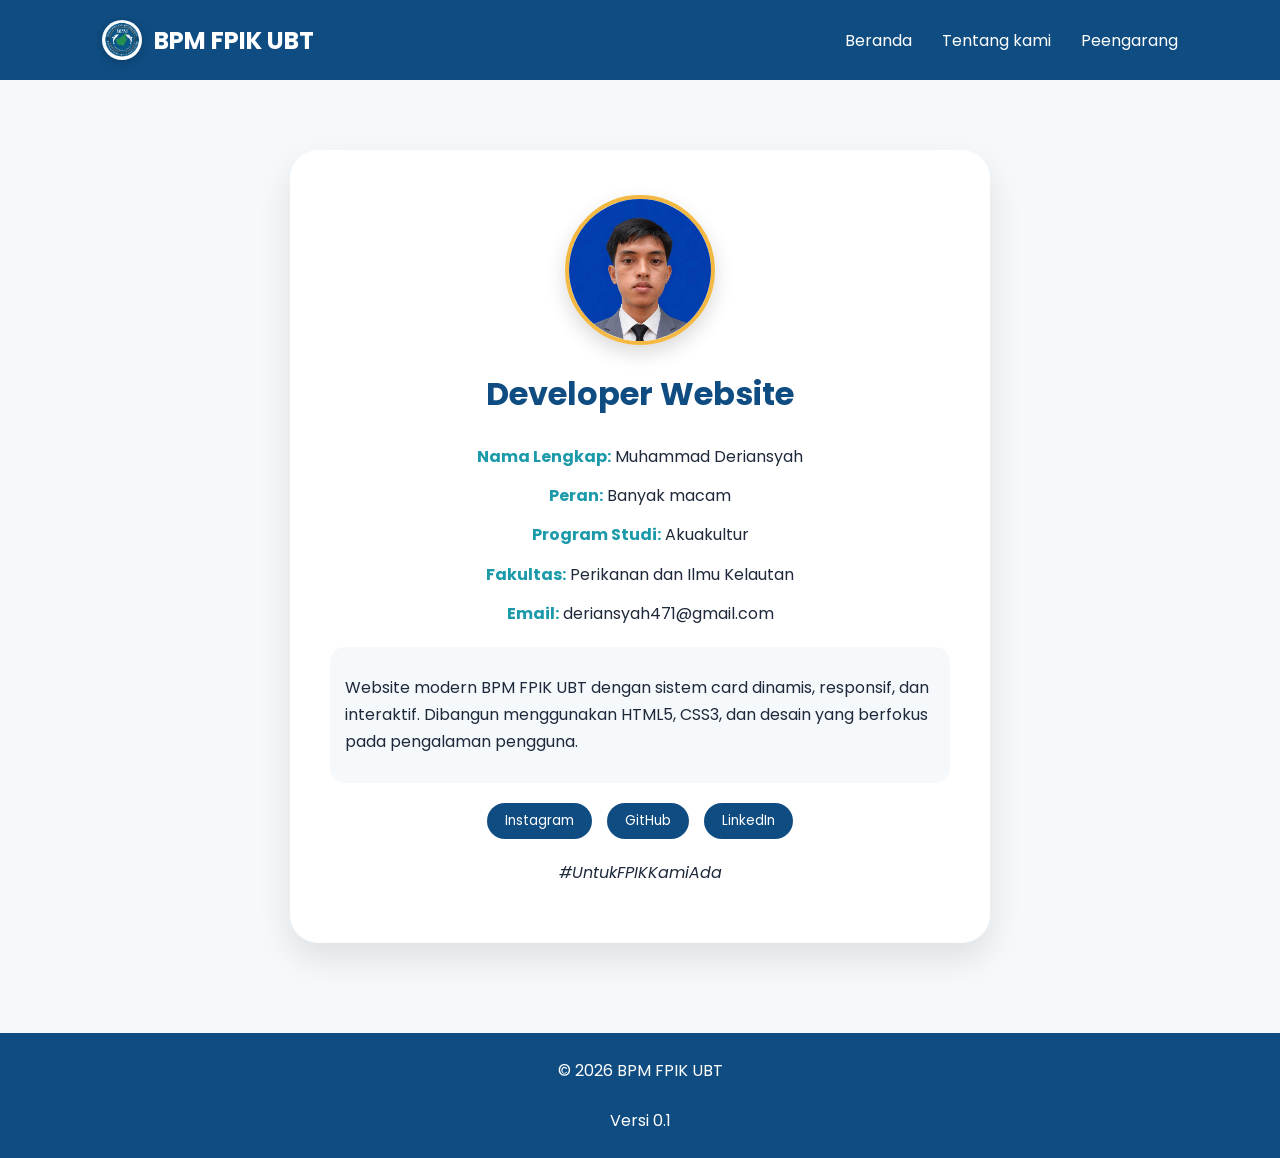
<file: author.html>
<!DOCTYPE html>
<html lang="id">
<head>
<meta charset="UTF-8">
<meta name="viewport" content="width=device-width, initial-scale=1.0">
<title>Author - BPM FPIK UBT</title>
<link rel="stylesheet" href="style.css">
<link rel="icon" href="image/logo-bpm.png">
<link href="https://fonts.googleapis.com/css2?family=Poppins:wght@300;400;500;600;700&display=swap" rel="stylesheet">
</head>
<body>

<nav class="navbar">
<div class="navbar-logo">
    <div class="logo-icon">
        <img src="image/logo-bpm.png" alt="Logo BPM" onerror="this.src='https://via.placeholder.com/40x40?text=BPM'">
    </div>
    <h1>BPM FPIK UBT</h1>
</div>
<div class="nav-menu">
<a href="index.html">Beranda</a>
<a href="about.html">Tentang kami</a>
<a href="author.html">Peengarang</a>
</div>
</nav>

<section class="section">
<div class="author-box">
    <div class="author-avatar">
        <img src="image/mas-der-v2.jpeg" alt="Foto Developer" onerror="this.src='https://via.placeholder.com/150x150?text=Photo'">
    </div>
    <h2>Developer Website</h2>
    <p><strong>Nama Lengkap:</strong> Muhammad Deriansyah</p>
    <p><strong>Peran:</strong> Banyak macam</p>
    <p><strong>Program Studi:</strong> Akuakultur</p>
    <p><strong>Fakultas:</strong> Perikanan dan Ilmu Kelautan</p>
    <p><strong>Email:</strong> deriansyah471@gmail.com</p>
    <div class="author-bio">
        <p>Website modern BPM FPIK UBT dengan sistem card dinamis, responsif, dan interaktif. Dibangun menggunakan HTML5, CSS3, dan desain yang berfokus pada pengalaman pengguna.</p>
    </div>
    <div class="author-social">
        <a href="https://www.instagram.com/derrxme_/" class="social-link">Instagram</a>
        <a href="#" class="social-link">GitHub</a>
        <a href="https://www.linkedin.com/in/muhammad-deriansyah-7a792a40a/" class="social-link">LinkedIn</a>
    </div>
    <p style="margin-top: 20px;"><em>#UntukFPIKKamiAda</em></p>
</div>
</section>

<footer>
<p>© 2026 BPM FPIK UBT</p>
<br><p>Versi 0.1</p>
</footer>

</body>
</html>
</file>
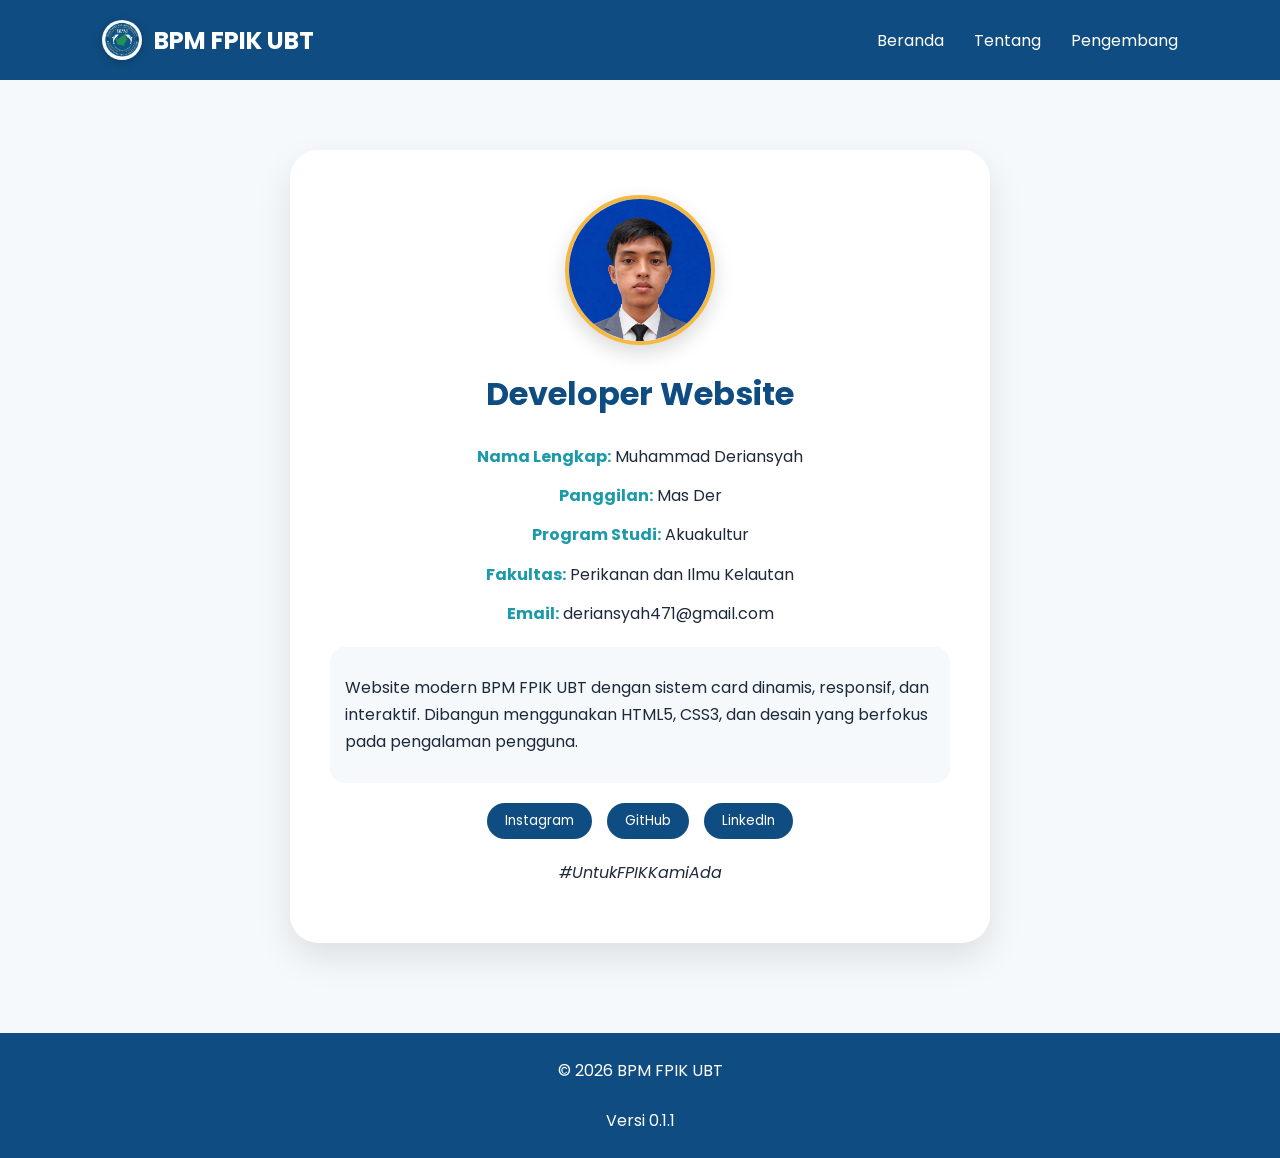
<file: html/author.html>
<!DOCTYPE html>
<html lang="id">
<head>
<meta charset="UTF-8">
<meta name="viewport" content="width=device-width, initial-scale=1.0">
<title>Author - BPM FPIK UBT</title>
<link rel="stylesheet" href="../asset/style.css">
<link rel="stylesheet" href="../asset/author.css">
<link rel="icon" href="../image/logo-bpm.png">
<link href="https://fonts.googleapis.com/css2?family=Poppins:wght@300;400;500;600;700&display=swap" rel="stylesheet">
</head>
<body>

<nav class="navbar">
<div class="navbar-logo">
    <div class="logo-icon">
        <img src="../asset/image-asset/logo-bpm.png" alt="Logo BPM" onerror="this.src='https://via.placeholder.com/40x40?text=BPM'">
    </div>
    <h1>BPM FPIK UBT</h1>
</div>
<div class="nav-menu">
<a href="../index.html">Beranda</a>
<a href="about.html">Tentang</a>
<a href="author.html">Pengembang</a>
</div>
</nav>

<section class="section">
<div class="author-box">
    <div class="author-avatar">
        <img src="../asset/image-asset/mas-der-v2.jpeg" alt="Foto Developer">
    </div>
    <h2>Developer Website</h2>
    <p><strong>Nama Lengkap:</strong> Muhammad Deriansyah</p>
    <p><strong>Panggilan:</strong> Mas Der</p>
    <p><strong>Program Studi:</strong> Akuakultur</p>
    <p><strong>Fakultas:</strong> Perikanan dan Ilmu Kelautan</p>
    <p><strong>Email:</strong> deriansyah471@gmail.com</p>
    <div class="author-bio">
        <p>Website modern BPM FPIK UBT dengan sistem card dinamis, responsif, dan interaktif. Dibangun menggunakan HTML5, CSS3, dan desain yang berfokus pada pengalaman pengguna.</p>
    </div>
    <div class="author-social">
        <a href="https://www.instagram.com/derrxme_" class="social-link">Instagram</a>
        <a href="https://github.com/derrxme" class="social-link">GitHub</a>
        <a href="https://www.linkedin.com/in/muhammad-deriansyah-7a792a40a/" class="social-link">LinkedIn</a>
    </div>
    <p style="margin-top: 20px;"><em>#UntukFPIKKamiAda</em></p>
</div>
</section>

<footer>
<p>© 2026 BPM FPIK UBT</p>
<br><p>Versi 0.1.1</p>
</footer>

</body>
</html>
</file>
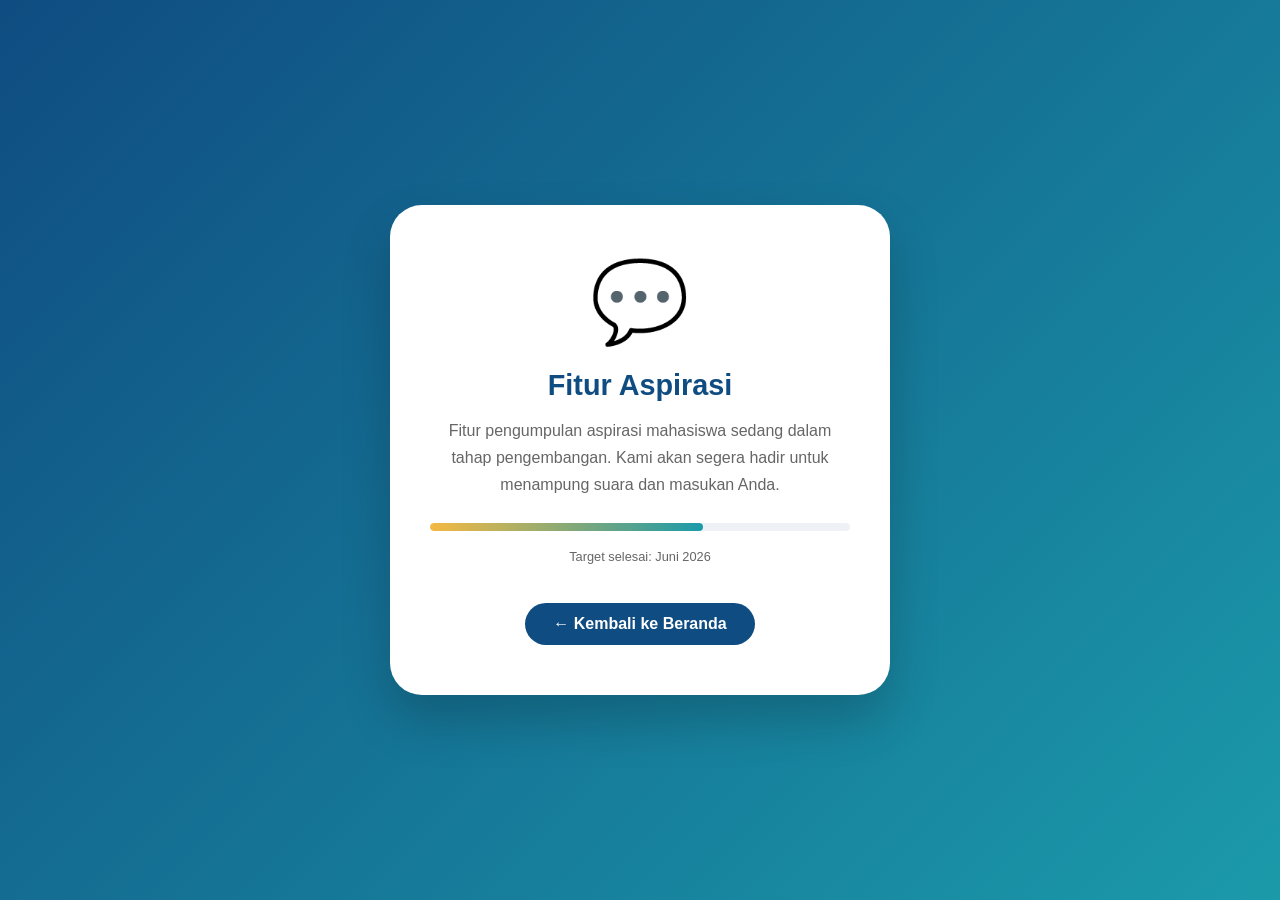
<file: html/dashboard/aspirasi.html>
<!DOCTYPE html>
<html lang="id">
<head>
    <meta charset="UTF-8">
    <meta name="viewport" content="width=device-width, initial-scale=1.0">
    <link rel="icon" href="asset/image-asset/logo-bpm.png">
    <title>Aspirasi Mahasiswa - BPM FPIK UBT</title>
    <style>
        * {
            margin: 0;
            padding: 0;
            box-sizing: border-box;
        }

        body {
            font-family: 'Poppins', -apple-system, BlinkMacSystemFont, 'Segoe UI', Roboto, sans-serif;
            background: linear-gradient(135deg, #0F4C81 0%, #1B9AAA 100%);
            min-height: 100vh;
            display: flex;
            justify-content: center;
            align-items: center;
            padding: 20px;
        }

        .maintenance-card {
            background: white;
            border-radius: 32px;
            padding: 50px 40px;
            text-align: center;
            max-width: 500px;
            width: 100%;
            box-shadow: 0 25px 50px rgba(0,0,0,0.2);
            animation: fadeInUp 0.5s ease;
        }

        @keyframes fadeInUp {
            from {
                opacity: 0;
                transform: translateY(30px);
            }
            to {
                opacity: 1;
                transform: translateY(0);
            }
        }

        .icon {
            font-size: 80px;
            margin-bottom: 20px;
        }

        h1 {
            color: #0F4C81;
            margin-bottom: 15px;
            font-size: 1.8rem;
        }

        p {
            color: #666;
            line-height: 1.7;
            margin-bottom: 25px;
        }

        .progress-bar-container {
            width: 100%;
            height: 8px;
            background: #eef2f7;
            border-radius: 10px;
            margin: 25px 0;
            overflow: hidden;
        }

        .progress-bar {
            width: 65%;
            height: 100%;
            background: linear-gradient(90deg, #F4B942, #1B9AAA);
            border-radius: 10px;
            animation: loading 2s ease infinite;
        }

        @keyframes loading {
            0% { width: 45%; }
            50% { width: 75%; }
            100% { width: 45%; }
        }

        .btn-back {
            display: inline-block;
            background: #0F4C81;
            color: white;
            text-decoration: none;
            padding: 12px 28px;
            border-radius: 40px;
            font-weight: 600;
            transition: all 0.3s;
            margin-top: 10px;
        }

        .btn-back:hover {
            background: #1B9AAA;
            transform: translateY(-2px);
        }

        .features {
            display: flex;
            justify-content: center;
            gap: 15px;
            flex-wrap: wrap;
            margin-top: 25px;
            padding-top: 20px;
            border-top: 1px solid #eef2f7;
        }

        .feature-badge {
            background: #f0f7ff;
            color: #0F4C81;
            padding: 5px 12px;
            border-radius: 20px;
            font-size: 0.7rem;
            font-weight: 500;
        }

        @media (max-width: 480px) {
            .maintenance-card {
                padding: 35px 25px;
            }
            h1 {
                font-size: 1.4rem;
            }
            .icon {
                font-size: 60px;
            }
        }
    </style>
</head>
<body>
    <div class="maintenance-card">
        <div class="icon">💬</div>
        <h1>Fitur Aspirasi</h1>
        <p>Fitur pengumpulan aspirasi mahasiswa sedang dalam tahap pengembangan. Kami akan segera hadir untuk menampung suara dan masukan Anda.</p>
        <div class="progress-bar-container">
            <div class="progress-bar"></div>
        </div>
        <p style="font-size: 0.8rem; margin-top: -10px;">Target selesai: Juni 2026</p>
        <a href="index.html" class="btn-back">← Kembali ke Beranda</a>
        <!-- <div class="features">
            <span class="feature-badge">📋 Penilaian Dosen</span>
            <span class="feature-badge">📱 QR Code</span>
            <span class="feature-badge">📊 Dashboard</span>
        </div> -->
    </div>
</body>
</html>
</file>
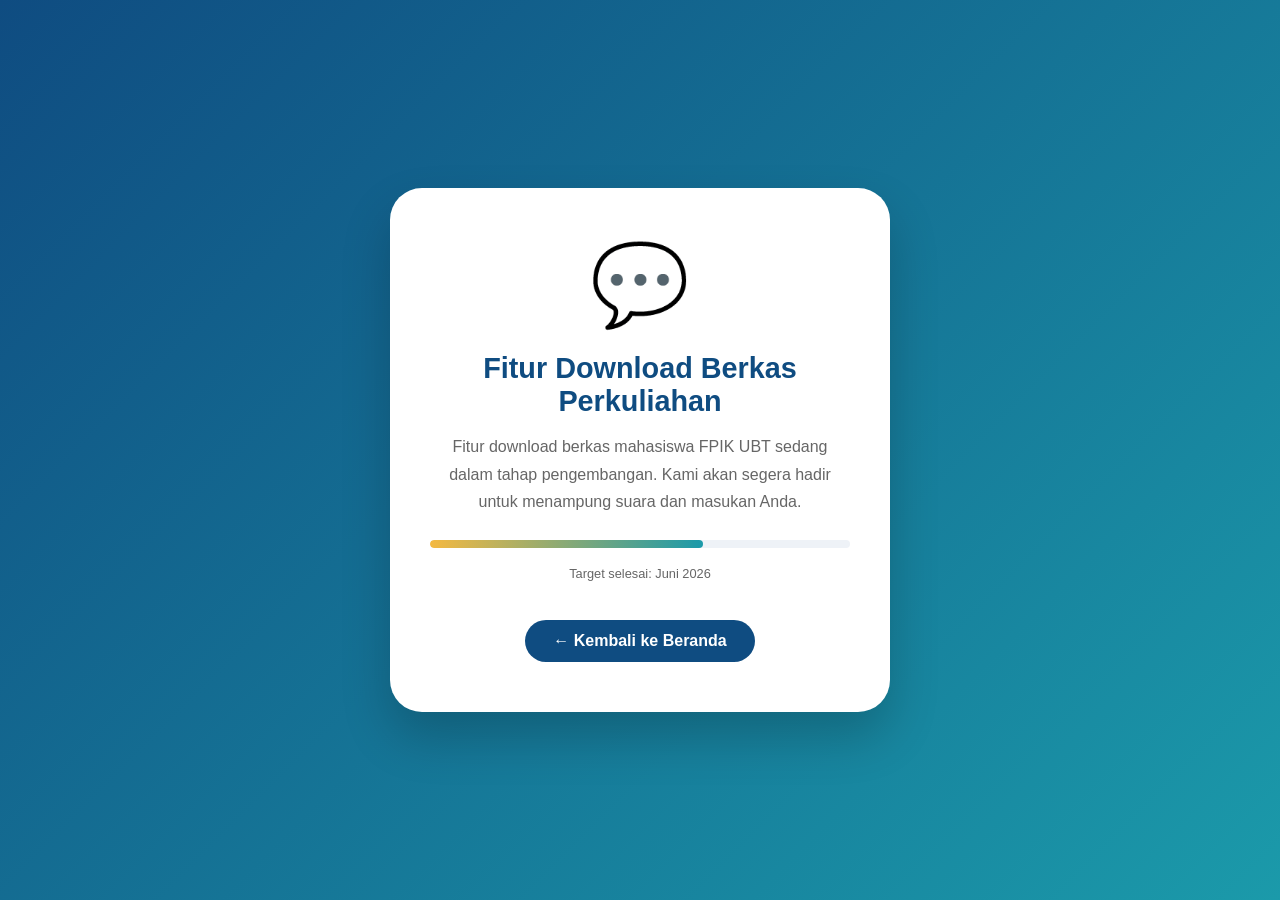
<file: html/dashboard/download-surat-bimbingan.html>
<!DOCTYPE html>
<html lang="id">
<head>
    <meta charset="UTF-8">
    <meta name="viewport" content="width=device-width, initial-scale=1.0">
    <link rel="icon" href="asset/image-asset/logo-bpm.png">
    <title>Download Berkas Perkulihan - BPM FPIK UBT</title>
    <style>
        * {
            margin: 0;
            padding: 0;
            box-sizing: border-box;
        }

        body {
            font-family: 'Poppins', -apple-system, BlinkMacSystemFont, 'Segoe UI', Roboto, sans-serif;
            background: linear-gradient(135deg, #0F4C81 0%, #1B9AAA 100%);
            min-height: 100vh;
            display: flex;
            justify-content: center;
            align-items: center;
            padding: 20px;
        }

        .maintenance-card {
            background: white;
            border-radius: 32px;
            padding: 50px 40px;
            text-align: center;
            max-width: 500px;
            width: 100%;
            box-shadow: 0 25px 50px rgba(0,0,0,0.2);
            animation: fadeInUp 0.5s ease;
        }

        @keyframes fadeInUp {
            from {
                opacity: 0;
                transform: translateY(30px);
            }
            to {
                opacity: 1;
                transform: translateY(0);
            }
        }

        .icon {
            font-size: 80px;
            margin-bottom: 20px;
        }

        h1 {
            color: #0F4C81;
            margin-bottom: 15px;
            font-size: 1.8rem;
        }

        p {
            color: #666;
            line-height: 1.7;
            margin-bottom: 25px;
        }

        .progress-bar-container {
            width: 100%;
            height: 8px;
            background: #eef2f7;
            border-radius: 10px;
            margin: 25px 0;
            overflow: hidden;
        }

        .progress-bar {
            width: 65%;
            height: 100%;
            background: linear-gradient(90deg, #F4B942, #1B9AAA);
            border-radius: 10px;
            animation: loading 2s ease infinite;
        }

        @keyframes loading {
            0% { width: 45%; }
            50% { width: 75%; }
            100% { width: 45%; }
        }

        .btn-back {
            display: inline-block;
            background: #0F4C81;
            color: white;
            text-decoration: none;
            padding: 12px 28px;
            border-radius: 40px;
            font-weight: 600;
            transition: all 0.3s;
            margin-top: 10px;
        }

        .btn-back:hover {
            background: #1B9AAA;
            transform: translateY(-2px);
        }

        .features {
            display: flex;
            justify-content: center;
            gap: 15px;
            flex-wrap: wrap;
            margin-top: 25px;
            padding-top: 20px;
            border-top: 1px solid #eef2f7;
        }

        .feature-badge {
            background: #f0f7ff;
            color: #0F4C81;
            padding: 5px 12px;
            border-radius: 20px;
            font-size: 0.7rem;
            font-weight: 500;
        }

        @media (max-width: 480px) {
            .maintenance-card {
                padding: 35px 25px;
            }
            h1 {
                font-size: 1.4rem;
            }
            .icon {
                font-size: 60px;
            }
        }
    </style>
</head>
<body>
    <div class="maintenance-card">
        <div class="icon">💬</div>
        <h1>Fitur Download Berkas Perkuliahan</h1>
        <p>Fitur download berkas mahasiswa FPIK UBT sedang dalam tahap pengembangan. Kami akan segera hadir untuk menampung suara dan masukan Anda.</p>
        <div class="progress-bar-container">
            <div class="progress-bar"></div>
        </div>
        <p style="font-size: 0.8rem; margin-top: -10px;">Target selesai: Juni 2026</p>
        <a href="index.html" class="btn-back">← Kembali ke Beranda</a>
        <!-- <div class="features">
            <span class="feature-badge">📋 Penilaian Dosen</span>
            <span class="feature-badge">📱 QR Code</span>
            <span class="feature-badge">📊 Dashboard</span>
        </div> -->
    </div>
</body>
</html>
</file>
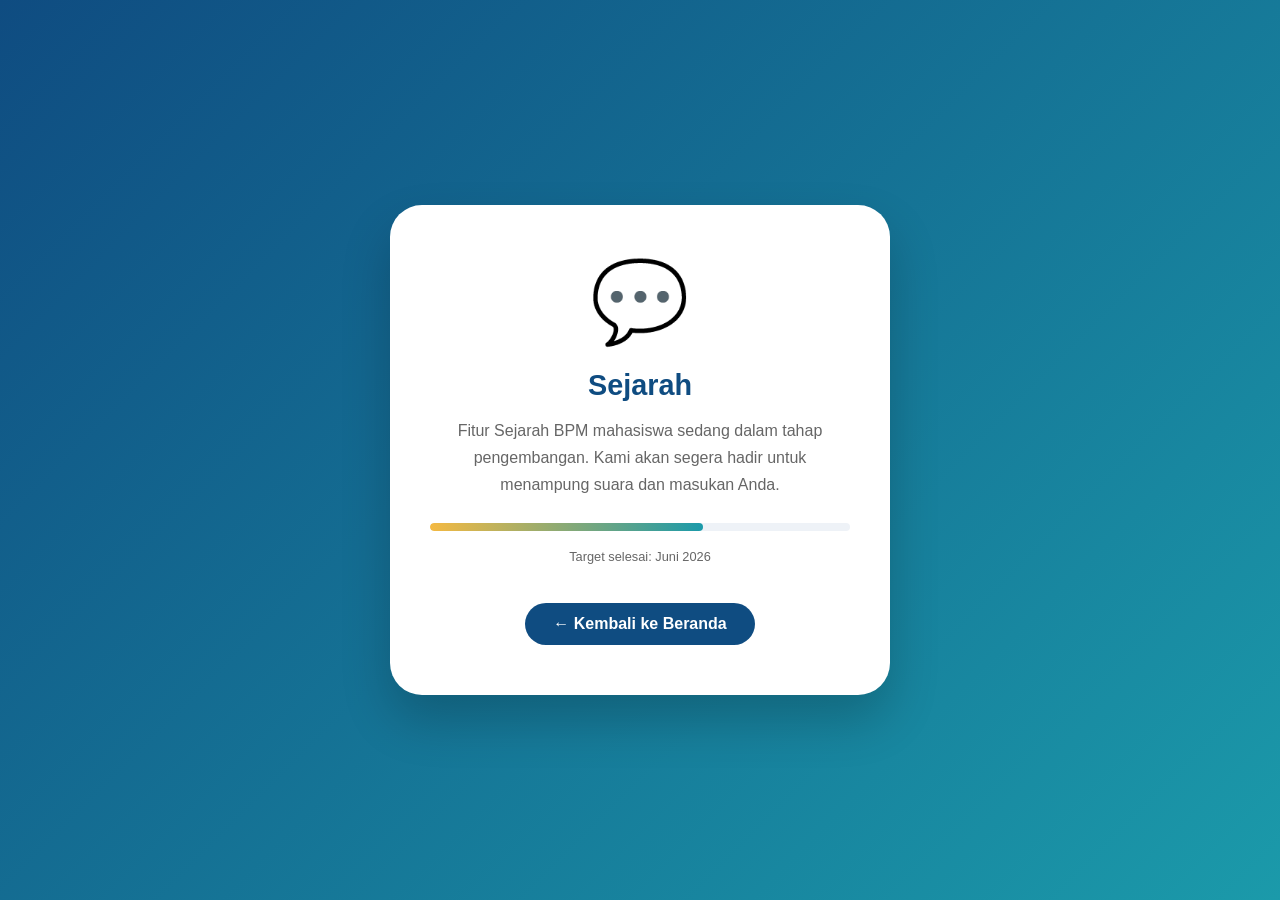
<file: html/dashboard/sejarah.html>
<!DOCTYPE html>
<html lang="id">
<head>
    <meta charset="UTF-8">
    <meta name="viewport" content="width=device-width, initial-scale=1.0">
    <link rel="icon" href="asset/image-asset/logo-bpm.png">
    <title>Sejarah - BPM FPIK UBT</title>
    <style>
        * {
            margin: 0;
            padding: 0;
            box-sizing: border-box;
        }

        body {
            font-family: 'Poppins', -apple-system, BlinkMacSystemFont, 'Segoe UI', Roboto, sans-serif;
            background: linear-gradient(135deg, #0F4C81 0%, #1B9AAA 100%);
            min-height: 100vh;
            display: flex;
            justify-content: center;
            align-items: center;
            padding: 20px;
        }

        .maintenance-card {
            background: white;
            border-radius: 32px;
            padding: 50px 40px;
            text-align: center;
            max-width: 500px;
            width: 100%;
            box-shadow: 0 25px 50px rgba(0,0,0,0.2);
            animation: fadeInUp 0.5s ease;
        }

        @keyframes fadeInUp {
            from {
                opacity: 0;
                transform: translateY(30px);
            }
            to {
                opacity: 1;
                transform: translateY(0);
            }
        }

        .icon {
            font-size: 80px;
            margin-bottom: 20px;
        }

        h1 {
            color: #0F4C81;
            margin-bottom: 15px;
            font-size: 1.8rem;
        }

        p {
            color: #666;
            line-height: 1.7;
            margin-bottom: 25px;
        }

        .progress-bar-container {
            width: 100%;
            height: 8px;
            background: #eef2f7;
            border-radius: 10px;
            margin: 25px 0;
            overflow: hidden;
        }

        .progress-bar {
            width: 65%;
            height: 100%;
            background: linear-gradient(90deg, #F4B942, #1B9AAA);
            border-radius: 10px;
            animation: loading 2s ease infinite;
        }

        @keyframes loading {
            0% { width: 45%; }
            50% { width: 75%; }
            100% { width: 45%; }
        }

        .btn-back {
            display: inline-block;
            background: #0F4C81;
            color: white;
            text-decoration: none;
            padding: 12px 28px;
            border-radius: 40px;
            font-weight: 600;
            transition: all 0.3s;
            margin-top: 10px;
        }

        .btn-back:hover {
            background: #1B9AAA;
            transform: translateY(-2px);
        }

        .features {
            display: flex;
            justify-content: center;
            gap: 15px;
            flex-wrap: wrap;
            margin-top: 25px;
            padding-top: 20px;
            border-top: 1px solid #eef2f7;
        }

        .feature-badge {
            background: #f0f7ff;
            color: #0F4C81;
            padding: 5px 12px;
            border-radius: 20px;
            font-size: 0.7rem;
            font-weight: 500;
        }

        @media (max-width: 480px) {
            .maintenance-card {
                padding: 35px 25px;
            }
            h1 {
                font-size: 1.4rem;
            }
            .icon {
                font-size: 60px;
            }
        }
    </style>
</head>
<body>
    <div class="maintenance-card">
        <div class="icon">💬</div>
        <h1>Sejarah</h1>
        <p>Fitur Sejarah BPM mahasiswa sedang dalam tahap pengembangan. Kami akan segera hadir untuk menampung suara dan masukan Anda.</p>
        <div class="progress-bar-container">
            <div class="progress-bar"></div>
        </div>
        <p style="font-size: 0.8rem; margin-top: -10px;">Target selesai: Juni 2026</p>
        <a href="../index.html" class="btn-back">← Kembali ke Beranda</a>
        <!-- <div class="features">
            <span class="feature-badge">📋 Penilaian Dosen</span>
            <span class="feature-badge">📱 QR Code</span>
            <span class="feature-badge">📊 Dashboard</span>
        </div> -->
    </div>
</body>
</html>
</file>
<file: style.css>
:root {
    --primary: #0F4C81;
    --secondary: #1B9AAA;
    --accent: #F4B942;
    --background: #F5F9FC;
    --text: #1E293B;
}

* {
    margin: 0;
    padding: 0;
    box-sizing: border-box;
}

html {
    scroll-behavior: smooth;
}

body {
    font-family: 'Poppins', sans-serif;
    background: var(--background);
    color: var(--text);
}

/* ========== NAVBAR STYLES ========== */
.navbar {
    background: var(--primary);
    display: flex;
    justify-content: space-between;
    align-items: center;
    padding: 20px 8%;
    color: white;
    flex-wrap: wrap;
    gap: 15px;
}

/* Logo Navbar Styles */
.logo-wrapper {
    display: flex;
    align-items: center;
    gap: 12px;
}

.logo-icon {
    width: 40px;
    height: 40px;
    background: linear-gradient(135deg, var(--background), var(--background));
    border-radius: 50%;
    display: flex;
    align-items: center;
    justify-content: center;
    font-size: 22px;
    font-weight: bold;
    color: var(--primary);
    box-shadow: 0 2px 8px rgba(0,0,0,0.2);
    transition: transform 0.3s;
    overflow: hidden;
}

.logo-icon img {
    width: 100%;
    height: 100%;
    object-fit: cover;
}

.logo-wrapper:hover .logo-icon {
    transform: scale(1.05);
}

.logo-area {
    display: flex;
    align-items: center;
}

.navbar-logo {
    display: flex;
    align-items: center;
    gap: 12px;
}

.navbar-logo .logo-icon {
    width: 40px;
    height: 40px;
    background: linear-gradient(135deg, var(--background), #ffffff);
    border-radius: 50%;
    display: flex;
    align-items: center;
    justify-content: center;
    overflow: hidden;
}

.navbar-logo .logo-icon img {
    width: 100%;
    height: 100%;
    object-fit: cover;
}

.navbar-logo h1 {
    font-size: 1.5rem;
    margin: 0;
}

.logo-area h1, .navbar h1 {
    font-size: 1.5rem;
}

.nav-menu {
    display: flex;
    gap: 10px;
    flex-wrap: wrap;
}

.nav-menu a {
    color: white;
    text-decoration: none;
    margin-left: 20px;
    transition: color 0.3s;
}

.nav-menu a:hover {
    color: var(--accent);
}

/* ========== HERO STYLES ========== */
.hero {
    min-height: 80vh;
    display: flex;
    justify-content: center;
    align-items: center;
    text-align: center;
    background: linear-gradient(rgba(15, 76, 129, 0.85), rgba(15, 76, 129, 0.85)), url('/bg-index.jpeg');
    background-size: cover;
    background-position: center;
    color: white;
    padding: 40px 20px;
}

.hero-content h2 {
    font-size: 3rem;
    margin-bottom: 20px;
}

@media (min-width: 768px) {
    .hero-content h2 {
        font-size: 4rem;
    }
}

.hero-content p {
    max-width: 700px;
    line-height: 1.8;
    margin: 0 auto;
}

.btn {
    display: inline-block;
    margin-top: 25px;
    background: var(--accent);
    padding: 12px 28px;
    border-radius: 40px;
    text-decoration: none;
    color: black;
    font-weight: 600;
    transition: all 0.3s;
}

.btn:hover {
    background: #e0a82b;
    transform: scale(1.05);
}

/* ========== SECTION STYLES ========== */
.section {
    padding: 70px 8%;
}

.section-title {
    text-align: center;
    margin-bottom: 50px;
    font-size: 2rem;
    position: relative;
}

.section-title::after {
    content: '';
    display: block;
    width: 60px;
    height: 4px;
    background: var(--accent);
    margin: 12px auto 0;
    border-radius: 4px;
}

/* ========== CARD STYLES ========== */
.card-container {
    display: grid;
    grid-template-columns: repeat(auto-fit, minmax(300px, 1fr));
    gap: 30px;
}

.card {
    background: white;
    border-radius: 20px;
    overflow: hidden;
    box-shadow: 0 10px 30px rgba(0, 0, 0, 0.08);
    transition: all 0.3s ease;
}

.card:hover {
    transform: translateY(-8px);
    box-shadow: 0 20px 35px rgba(0, 0, 0, 0.12);
}

.card-img {
    width: 100%;
    height: 220px;
    object-fit: cover;
}

.card-content {
    padding: 25px;
}

.card-content h3 {
    margin-bottom: 12px;
    color: var(--primary);
}

.card-content p {
    margin-bottom: 20px;
    line-height: 1.6;
    color: #4a5568;
}

.small-card {
    cursor: pointer;
    transition: all 0.3s;
    min-height: auto;
}

.small-card:hover {
    transform: translateY(-5px);
}

/* ========== MEMBER AVATAR STYLES ========== */
.member-avatar {
    width: 100px;
    height: 100px;
    margin: 20px auto 10px;
    border-radius: 50%;
    overflow: hidden;
    border: 3px solid var(--accent);
    box-shadow: 0 4px 10px rgba(0,0,0,0.1);
}

.member-avatar img {
    width: 100%;
    height: 100%;
    object-fit: cover;
}

/* Small Card Button */
.card-btn-small {
    cursor: pointer;
    border: none;
    font-family: 'Poppins', sans-serif;
    font-weight: 500;
    display: inline-block;
    background: transparent;
    color: var(--primary);
    padding: 8px 16px;
    border-radius: 30px;
    text-decoration: none;
    font-size: 0.8rem;
    transition: all 0.3s;
    margin-top: 10px;
    border: 1px solid var(--primary);
}

.card-btn-small:hover {
    background: var(--primary);
    color: white;
    transform: translateY(-2px);
}

/* ========== AUTHOR PAGE STYLES ========== */
.author-box {
    max-width: 700px;
    margin: 0 auto;
    background: white;
    padding: 45px 40px;
    border-radius: 28px;
    box-shadow: 0 15px 35px rgba(0, 0, 0, 0.1);
    text-align: center;
}

.author-box h2 {
    color: var(--primary);
    margin-bottom: 25px;
    font-size: 2rem;
}

.author-box p {
    margin: 12px 0;
    line-height: 1.7;
}

.author-box strong {
    color: var(--secondary);
}

.author-avatar {
    width: 150px;
    height: 150px;
    margin: 0 auto 25px;
    border-radius: 50%;
    overflow: hidden;
    border: 4px solid var(--accent);
    box-shadow: 0 8px 20px rgba(0,0,0,0.15);
}

.author-avatar img {
    width: 100%;
    height: 100%;
    object-fit: cover;
}

.author-bio {
    margin: 20px 0;
    padding: 15px;
    background: var(--background);
    border-radius: 15px;
    text-align: left;
}

.author-social {
    display: flex;
    justify-content: center;
    gap: 15px;
    margin-top: 20px;
    flex-wrap: wrap;
}

.social-link {
    display: inline-block;
    background: var(--primary);
    color: white;
    padding: 8px 18px;
    border-radius: 30px;
    text-decoration: none;
    font-size: 0.85rem;
    transition: all 0.3s;
}

.social-link:hover {
    background: var(--secondary);
    transform: translateY(-2px);
}

/* ========== FOOTER STYLES ========== */
footer {
    background: var(--primary);
    color: white;
    text-align: center;
    padding: 25px;
    margin-top: 20px;
}

/* ========== RESPONSIVE ========== */
@media (max-width: 768px) {
    .navbar {
        flex-direction: column;
        text-align: center;
        padding: 15px 5%;
    }
    
    .nav-menu a {
        margin: 0 12px;
    }
    
    .section {
        padding: 50px 5%;
    }
    
    .section-title {
        font-size: 1.8rem;
    }
    
    .card-container {
        gap: 20px;
    }
    
    .author-box {
        padding: 30px 20px;
        margin: 0 15px;
    }
    
    .author-avatar {
        width: 120px;
        height: 120px;
    }
    
    .member-avatar {
        width: 80px;
        height: 80px;
    }
}

/* ========== MODAL STYLES ========== */
.modal {
    display: none;
    position: fixed;
    z-index: 1000;
    left: 0;
    top: 0;
    width: 100%;
    height: 100%;
    background-color: rgba(0,0,0,0.7);
    animation: fadeIn 0.3s;
}

@keyframes fadeIn {
    from { opacity: 0; }
    to { opacity: 1; }
}

.modal-content {
    background-color: white;
    margin: 3% auto;
    padding: 0;
    width: 90%;
    max-width: 800px;
    max-height: 85vh;
    border-radius: 20px;
    box-shadow: 0 20px 40px rgba(0,0,0,0.3);
    animation: slideDown 0.3s;
    overflow-y: auto;
    position: relative;
}

@keyframes slideDown {
    from {
        transform: translateY(-50px);
        opacity: 0;
    }
    to {
        transform: translateY(0);
        opacity: 1;
    }
}

.close {
    position: sticky;
    top: 10px;
    right: 20px;
    float: right;
    font-size: 35px;
    font-weight: bold;
    cursor: pointer;
    color: #666;
    background: white;
    width: 35px;
    height: 35px;
    display: flex;
    align-items: center;
    justify-content: center;
    border-radius: 50%;
    margin: 10px 15px 0 0;
    transition: all 0.3s;
    z-index: 1001;
}

.close:hover {
    color: red;
    transform: scale(1.1);
}

#modal-body {
    padding: 20px 30px 30px 30px;
    max-height: calc(85vh - 50px);
    overflow-y: auto;
}

#modal-body h2 {
    font-size: 1.8rem;
    border-bottom: 3px solid var(--accent);
    padding-bottom: 10px;
    margin-bottom: 20px;
}

#modal-body h3 {
    margin-top: 20px;
    margin-bottom: 10px;
}

#modal-body ul, #modal-body p {
    font-size: 0.95rem;
    line-height: 1.7;
}

#modal-body ul {
    margin-left: 20px;
    margin-bottom: 20px;
}

/* Member detail modal */
#member-modal-body {
    padding: 20px 30px 30px 30px;
    max-height: calc(85vh - 50px);
    overflow-y: auto;
}

#member-modal-body h2 {
    font-size: 1.6rem;
    border-bottom: 3px solid var(--accent);
    padding-bottom: 10px;
    margin-bottom: 20px;
}

#member-modal-body h3 {
    margin-top: 20px;
    margin-bottom: 10px;
    color: var(--secondary);
}

#member-modal-body ul, #member-modal-body p {
    font-size: 0.95rem;
    line-height: 1.7;
}

#member-modal-body ul {
    margin-left: 20px;
    margin-bottom: 20px;
}

/* Scrollbar styling untuk modal */
#modal-body::-webkit-scrollbar,
#member-modal-body::-webkit-scrollbar {
    width: 8px;
}

#modal-body::-webkit-scrollbar-track,
#member-modal-body::-webkit-scrollbar-track {
    background: #f1f1f1;
    border-radius: 10px;
}

#modal-body::-webkit-scrollbar-thumb,
#member-modal-body::-webkit-scrollbar-thumb {
    background: var(--primary);
    border-radius: 10px;
}

#modal-body::-webkit-scrollbar-thumb:hover,
#member-modal-body::-webkit-scrollbar-thumb:hover {
    background: var(--secondary);
}

/* Responsive modal */
@media (max-width: 768px) {
    .modal-content {
        width: 95%;
        margin: 10% auto;
    }
    
    #modal-body, #member-modal-body {
        padding: 15px 20px 20px 20px;
    }
    
    #modal-body h2, #member-modal-body h2 {
        font-size: 1.4rem;
    }
}

/* Button cursor pointer */
.card-btn {
    cursor: pointer;
    border: none;
    font-family: 'Poppins', sans-serif;
    font-weight: 500;
    display: inline-block;
    background: var(--primary);
    color: white;
    padding: 10px 20px;
    border-radius: 30px;
    text-decoration: none;
    font-size: 0.9rem;
    transition: all 0.3s;
}

.card-btn:hover {
    background: var(--secondary);
    transform: translateY(-2px);
}
</file>
<file: asset/style.css>
:root {
    --primary: #0F4C81;
    --secondary: #1B9AAA;
    --accent: #F4B942;
    --background: #F5F9FC;
    --text: #1E293B;
}

* {
    margin: 0;
    padding: 0;
    box-sizing: border-box;
}

html {
    scroll-behavior: smooth;
}

body {
    font-family: 'Poppins', sans-serif;
    background: var(--background);
    color: var(--text);
}

/* ========== NAVBAR STYLES ========== */
.navbar {
    background: var(--primary);
    display: flex;
    justify-content: space-between;
    align-items: center;
    padding: 20px 8%;
    color: white;
    flex-wrap: wrap;
    gap: 15px;
}

/* Logo Navbar Styles */
.logo-wrapper {
    display: flex;
    align-items: center;
    gap: 12px;
}

.logo-icon {
    width: 40px;
    height: 40px;
    background: linear-gradient(135deg, var(--background), var(--background));
    border-radius: 50%;
    display: flex;
    align-items: center;
    justify-content: center;
    font-size: 22px;
    font-weight: bold;
    color: var(--primary);
    box-shadow: 0 2px 8px rgba(0,0,0,0.2);
    transition: transform 0.3s;
    overflow: hidden;
}

.logo-icon img {
    width: 100%;
    height: 100%;
    object-fit: cover;
}

.logo-wrapper:hover .logo-icon {
    transform: scale(1.05);
}

.logo-area {
    display: flex;
    align-items: center;
}

.navbar-logo {
    display: flex;
    align-items: center;
    gap: 12px;
}

.navbar-logo .logo-icon {
    width: 40px;
    height: 40px;
    background: linear-gradient(135deg, var(--background), #ffffff);
    border-radius: 50%;
    display: flex;
    align-items: center;
    justify-content: center;
    overflow: hidden;
}

.navbar-logo .logo-icon img {
    width: 100%;
    height: 100%;
    object-fit: cover;
}

.navbar-logo h1 {
    font-size: 1.5rem;
    margin: 0;
}

.logo-area h1, .navbar h1 {
    font-size: 1.5rem;
}

.nav-menu {
    display: flex;
    gap: 10px;
    flex-wrap: wrap;
}

.nav-menu a {
    color: white;
    text-decoration: none;
    margin-left: 20px;
    transition: color 0.3s;
}

.nav-menu a:hover {
    color: var(--accent);
}

/* ========== HERO STYLES ========== */
.hero {
    min-height: 80vh;
    display: flex;
    justify-content: center;
    align-items: center;
    text-align: center;
    background: linear-gradient(rgba(15, 76, 129, 0.85), rgba(15, 76, 129, 0.85)), url('image-asset/bg-index.jpeg');
    background-size: cover;
    background-position: center;
    color: white;
    padding: 40px 20px;
}

.hero-content h2 {
    font-size: 3rem;
    margin-bottom: 20px;
}

@media (min-width: 768px) {
    .hero-content h2 {
        font-size: 4rem;
    }
}

.hero-content p {
    max-width: 700px;
    line-height: 1.8;
    margin: 0 auto;
}

.btn {
    display: inline-block;
    margin-top: 25px;
    background: var(--accent);
    padding: 12px 28px;
    border-radius: 40px;
    text-decoration: none;
    color: black;
    font-weight: 600;
    transition: all 0.3s;
}

.btn:hover {
    background: #e0a82b;
    transform: scale(1.05);
}

/* ========== SECTION STYLES ========== */
.section {
    padding: 70px 8%;
}

.section-title {
    text-align: center;
    margin-bottom: 50px;
    font-size: 2rem;
    position: relative;
}

.section-title::after {
    content: '';
    display: block;
    width: 60px;
    height: 4px;
    background: var(--accent);
    margin: 12px auto 0;
    border-radius: 4px;
}

/* ========== CARD CONTAINER ========== */
.card-container {
    display: grid;
    grid-template-columns: repeat(auto-fit, minmax(300px, 1fr));
    gap: 30px;
}

/* ========== CARD DASAR (UNTUK SEMUA CARD) ========== */
.card {
    background: white;
    border-radius: 20px;
    overflow: hidden;
    box-shadow: 0 10px 30px rgba(0, 0, 0, 0.08);
    transition: all 0.3s ease;
}

.card:hover {
    transform: translateY(-5px);
    box-shadow: 0 20px 35px rgba(0, 0, 0, 0.12);
}

.card-content {
    padding: 25px;
}

.card-content h3 {
    margin-bottom: 12px;
    color: var(--primary);
}

.card-content p {
    margin-bottom: 20px;
    line-height: 1.6;
    color: #4a5568;
}

/* ========== FOOTER STYLES ========== */
footer {
    background: var(--primary);
    color: white;
    text-align: center;
    padding: 25px;
    margin-top: 20px;
}

/* ========== DROPDOWN MENU STYLES ========== */
.nav-menu {
    display: flex;
    gap: 10px;
    flex-wrap: wrap;
    align-items: center;
}

.nav-menu a {
    color: white;
    text-decoration: none;
    margin-left: 20px;
    transition: color 0.3s;
}

.nav-menu a:hover {
    color: var(--accent);
}

/* Dropdown container */
.dropdown {
    position: relative;
    display: inline-block;
}

/* Dropdown button */
.dropbtn {
    background: transparent;
    color: white;
    padding: 0;
    font-size: 1rem;
    font-family: 'Poppins', sans-serif;
    font-weight: 400;
    border: none;
    cursor: pointer;
    margin-left: 20px;
    transition: color 0.3s;
}

.dropbtn:hover {
    color: var(--accent);
}

/* Dropdown content (hidden by default) */
.dropdown-content {
    display: none;
    position: absolute;
    background-color: white;
    min-width: 200px;
    box-shadow: 0 8px 16px rgba(0,0,0,0.2);
    border-radius: 12px;
    z-index: 1;
    right: 0;
    top: 100%;
    margin-top: 10px;
    overflow: hidden;
}

/* Dropdown links */
.dropdown-content a {
    color: var(--text);
    padding: 12px 20px;
    text-decoration: none;
    display: block;
    text-align: left;
    margin: 0;
    transition: all 0.2s;
    border-bottom: 1px solid #eef2f7;
}

.dropdown-content a:last-child {
    border-bottom: none;
}

.dropdown-content a:hover {
    background-color: var(--background);
    color: var(--primary);
}

/* Show dropdown on hover */
.dropdown:hover .dropdown-content {
    display: block;
}

/* Tambahan icon untuk dropdown */
.dropbtn::after {
    content: " ▼";
    font-size: 10px;
}

/* Responsive dropdown */
@media (max-width: 768px) {
    .dropdown-content {
        position: static;
        box-shadow: none;
        background: transparent;
        margin-top: 5px;
    }
    
    .dropdown-content a {
        color: white;
        padding: 8px 15px;
        border-bottom: 1px solid rgba(255,255,255,0.2);
    }
    
    .dropdown-content a:hover {
        background: rgba(255,255,255,0.1);
        color: var(--accent);
    }
    
    .dropbtn::after {
        content: " ▼";
    }
    
    .dropdown:hover .dropdown-content {
        display: none;
    }
    
    /* Untuk mobile, dropdown aktif saat klik */
    .dropdown.active .dropdown-content {
        display: block;
    }
}

/* ========== RESPONSIVE ========== */
@media (max-width: 768px) {
    .navbar {
        flex-direction: column;
        text-align: center;
        padding: 15px 5%;
    }
    
    .nav-menu a {
        margin: 0 12px;
    }
    
    .section {
        padding: 50px 5%;
    }
    
    .section-title {
        font-size: 1.8rem;
    }
    
    .card-container {
        gap: 20px;
    }
}

/* ========== MODAL STYLES ========== */
.modal {
    display: none;
    position: fixed;
    z-index: 1000;
    left: 0;
    top: 0;
    width: 100%;
    height: 100%;
    background-color: rgba(0,0,0,0.7);
    animation: fadeIn 0.3s;
}

@keyframes fadeIn {
    from { opacity: 0; }
    to { opacity: 1; }
}

.modal-content {
    background-color: white;
    margin: 3% auto;
    padding: 0;
    width: 90%;
    max-width: 800px;
    max-height: 85vh;
    border-radius: 20px;
    box-shadow: 0 20px 40px rgba(0,0,0,0.3);
    animation: slideDown 0.3s;
    overflow-y: auto;
    position: relative;
}

@keyframes slideDown {
    from {
        transform: translateY(-50px);
        opacity: 0;
    }
    to {
        transform: translateY(0);
        opacity: 1;
    }
}

.close {
    position: sticky;
    top: 10px;
    right: 20px;
    float: right;
    font-size: 35px;
    font-weight: bold;
    cursor: pointer;
    color: #666;
    background: white;
    width: 35px;
    height: 35px;
    display: flex;
    align-items: center;
    justify-content: center;
    border-radius: 50%;
    margin: 10px 15px 0 0;
    transition: all 0.3s;
    z-index: 1001;
}

.close:hover { 
    color: red;
    transform: scale(1.1);
}

#modal-body, #member-modal-body {
    padding: 20px 30px 30px 30px;
    max-height: calc(85vh - 50px);
    overflow-y: auto;
}

#modal-body h2, #member-modal-body h2 {
    font-size: 1.8rem;
    border-bottom: 3px solid var(--accent);
    padding-bottom: 10px;
    margin-bottom: 20px;
}

#modal-body h3, #member-modal-body h3 {
    margin-top: 20px;
    margin-bottom: 10px;
}

#modal-body ul, #modal-body p,
#member-modal-body ul, #member-modal-body p {
    font-size: 0.95rem;
    line-height: 1.7;
}

#modal-body ul, #member-modal-body ul {
    margin-left: 20px;
    margin-bottom: 20px;
}

/* Scrollbar styling */
#modal-body::-webkit-scrollbar,
#member-modal-body::-webkit-scrollbar {
    width: 8px;
}

#modal-body::-webkit-scrollbar-track,
#member-modal-body::-webkit-scrollbar-track {
    background: #f1f1f1;
    border-radius: 10px;
}

#modal-body::-webkit-scrollbar-thumb,
#member-modal-body::-webkit-scrollbar-thumb {
    background: var(--primary);
    border-radius: 10px;
}

#modal-body::-webkit-scrollbar-thumb:hover,
#member-modal-body::-webkit-scrollbar-thumb:hover {
    background: var(--secondary);
}

@media (max-width: 768px) {
    .modal-content {
        width: 95%;
        margin: 10% auto;
    }
    
    #modal-body, #member-modal-body {
        padding: 15px 20px 20px 20px;
    }
    
    #modal-body h2, #member-modal-body h2 {
        font-size: 1.4rem;
    }
}
</file>
<file: asset/author.css>
/* ========== AUTHOR PAGE STYLES (KHUSUS AUTHOR.HTML) ========== */
.author-box {
    max-width: 700px;
    margin: 0 auto;
    background: white;
    padding: 45px 40px;
    border-radius: 28px;
    box-shadow: 0 15px 35px rgba(0, 0, 0, 0.1);
    text-align: center;
}

.author-box h2 {
    color: var(--primary);
    margin-bottom: 25px;
    font-size: 2rem;
}

.author-box p {
    margin: 12px 0;
    line-height: 1.7;
}

.author-box strong {
    color: var(--secondary);
}

.author-avatar {
    width: 150px;
    height: 150px;
    margin: 0 auto 25px;
    border-radius: 50%;
    overflow: hidden;
    border: 4px solid var(--accent);
    box-shadow: 0 8px 20px rgba(0,0,0,0.15);
    transition: transform 0.3s ease;
}

.author-avatar:hover {
    transform: scale(1.05);
}

.author-avatar img {
    width: 100%;
    height: 100%;
    object-fit: cover;
}

.author-bio {
    margin: 20px 0;
    padding: 15px;
    background: var(--background);
    border-radius: 15px;
    text-align: left;
}

.author-social {
    display: flex;
    justify-content: center;
    gap: 15px;
    margin-top: 20px;
    flex-wrap: wrap;
}

.social-link {
    display: inline-block;
    background: var(--primary);
    color: white;
    padding: 8px 18px;
    border-radius: 30px;
    text-decoration: none;
    font-size: 0.85rem;
    transition: all 0.3s;
}

.social-link:hover {
    background: var(--secondary);
    transform: translateY(-2px);
}

/* Responsive */
@media (max-width: 768px) {
    .author-box {
        padding: 30px 20px;
        margin: 0 15px;
    }
    
    .author-avatar {
        width: 120px;
        height: 120px;
    }
    
    .author-box h2 {
        font-size: 1.5rem;
    }
}
</file>
